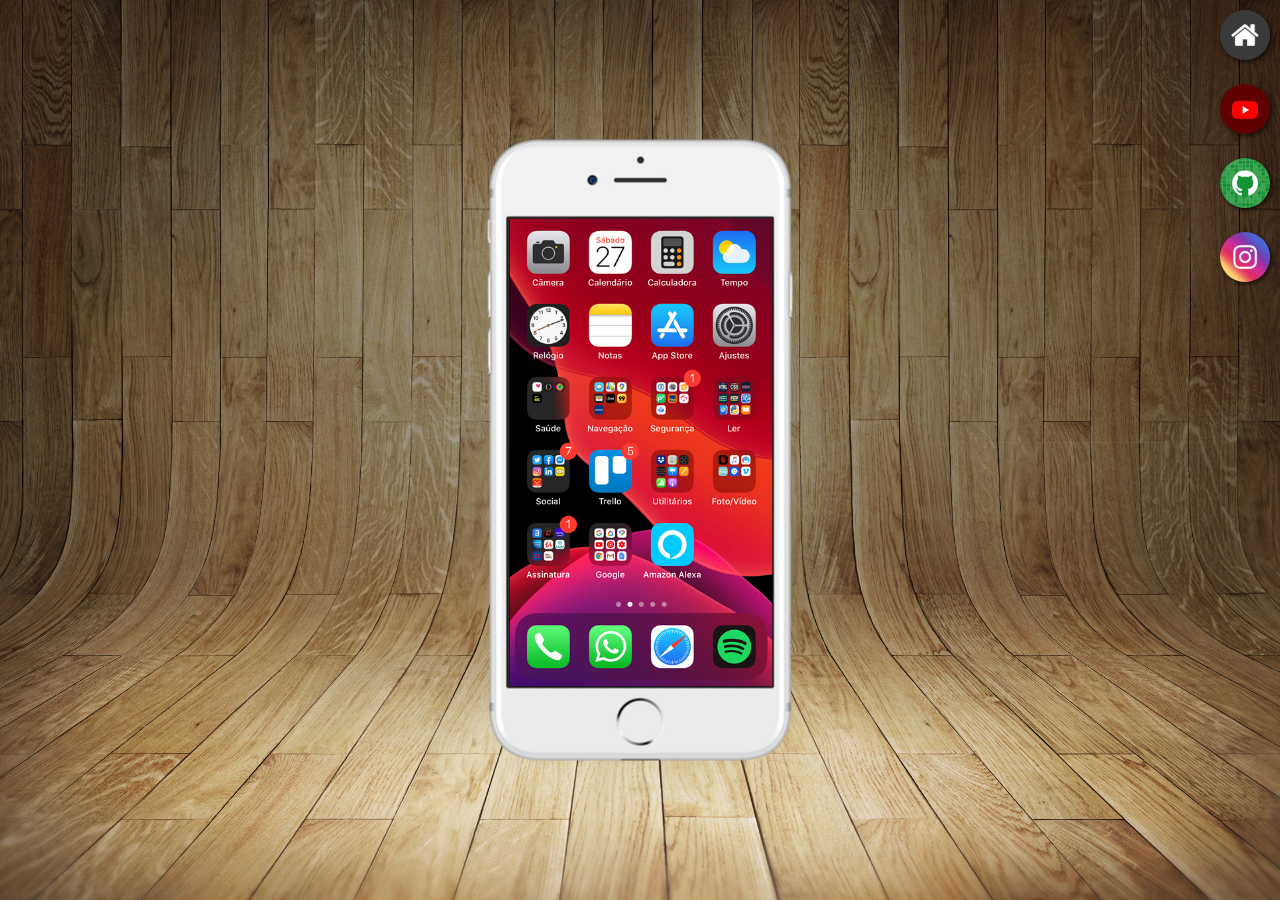
<file: index.html>
<!DOCTYPE html>
<html lang="pt-br">
<head>
    <meta charset="UTF-8">
    <meta name="viewport" content="width=device-width, initial-scale=1.0">
    <title>Projeto Redes Sociais</title>
    <link rel="shortcut icon" href="favicon.ico" type="image/x-icon">
    <link rel="stylesheet" href="estilo/style.css">
</head>
<body>
    <main>
        <section id="telefone">
            <iframe src="home.html" name="tela" id="tela" frameborder="0">
                Seu navegador não é compatível.
            </iframe>
        </section>
        <section id="redes">
            <a href="home.html" target="tela"><img src="imagens/logo-home.jpg" alt="Home"></a><br>
            <a href="youtube.html" target="tela"><img src="imagens/logo-youtube.jpg" alt="YouTube"></a><br>
            <a href="github.html" target="tela"><img src="imagens/logo-github.jpg" alt="Github"></a><br>
            <a href="instagram.html" target="tela"><img src="imagens/logo-instagram.jpg" alt="Instagram"></a>
        </section>
    </main>
</body>
</html>
</file>
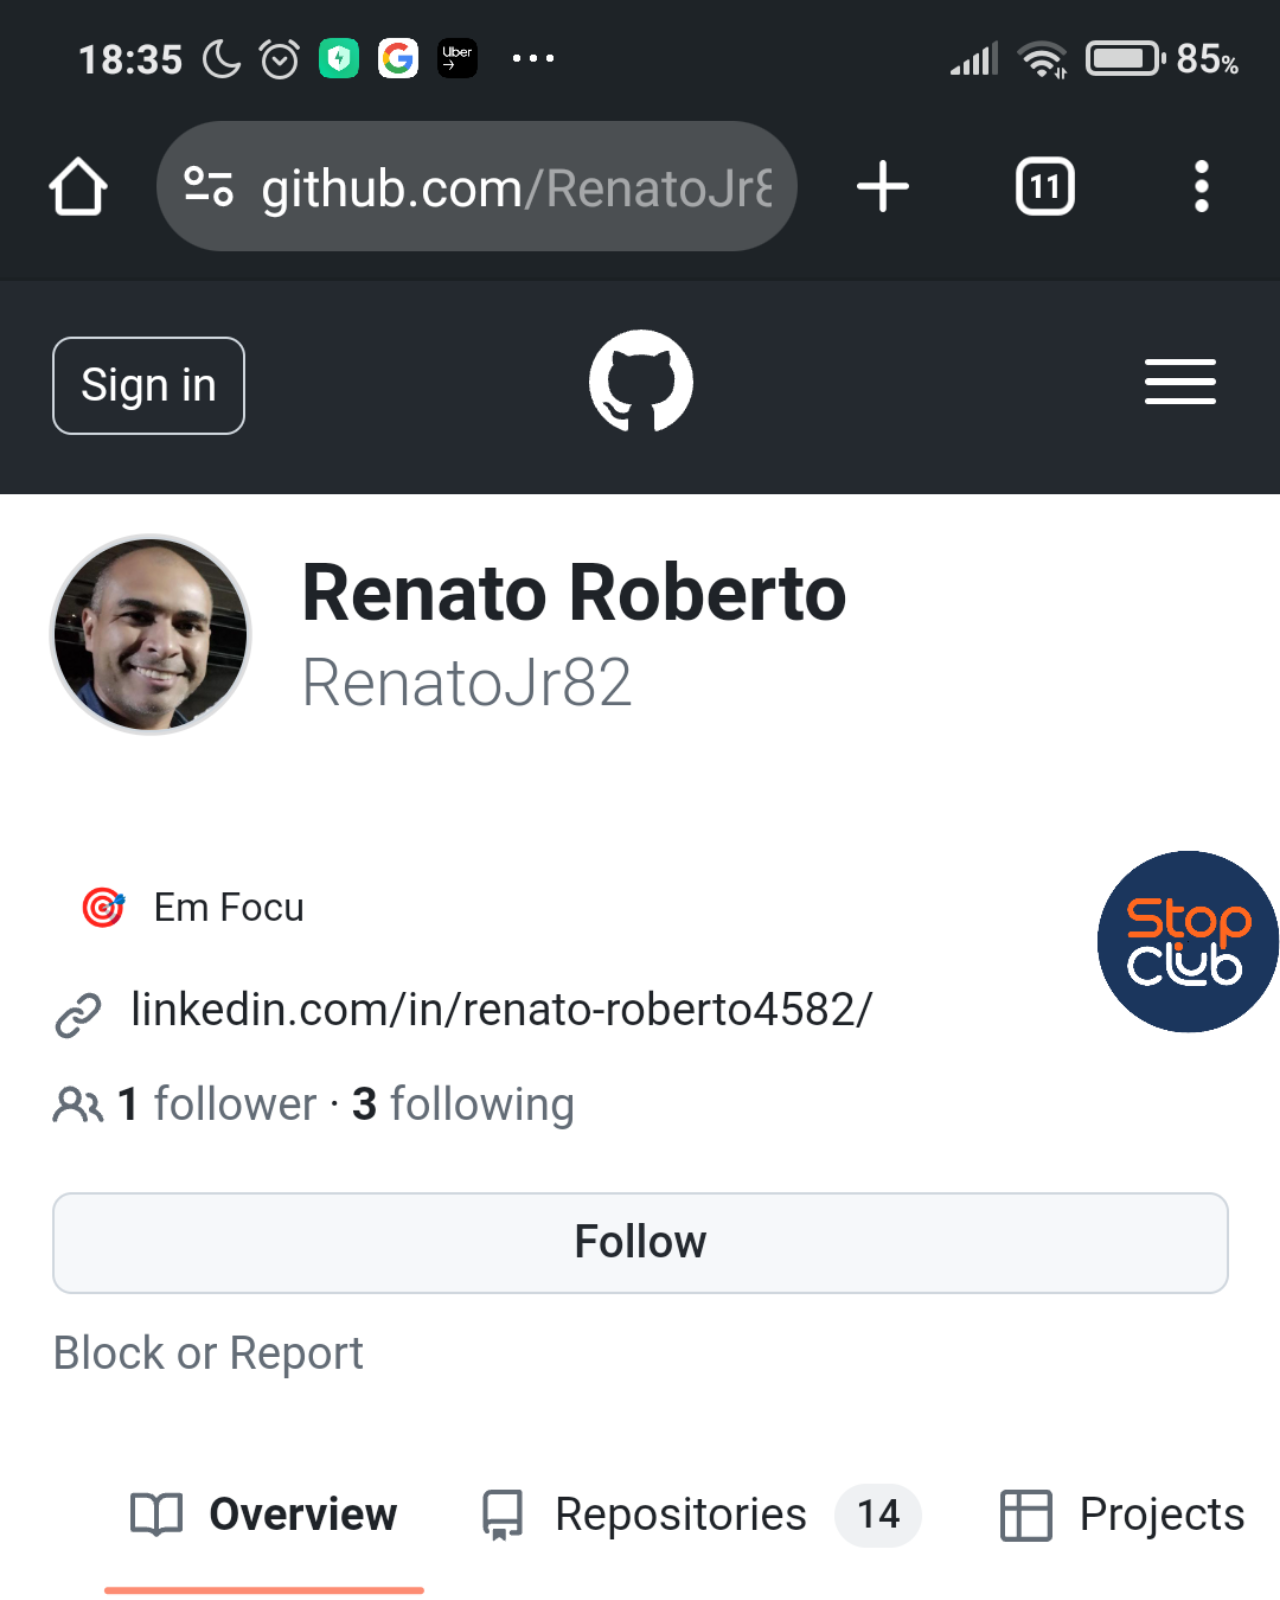
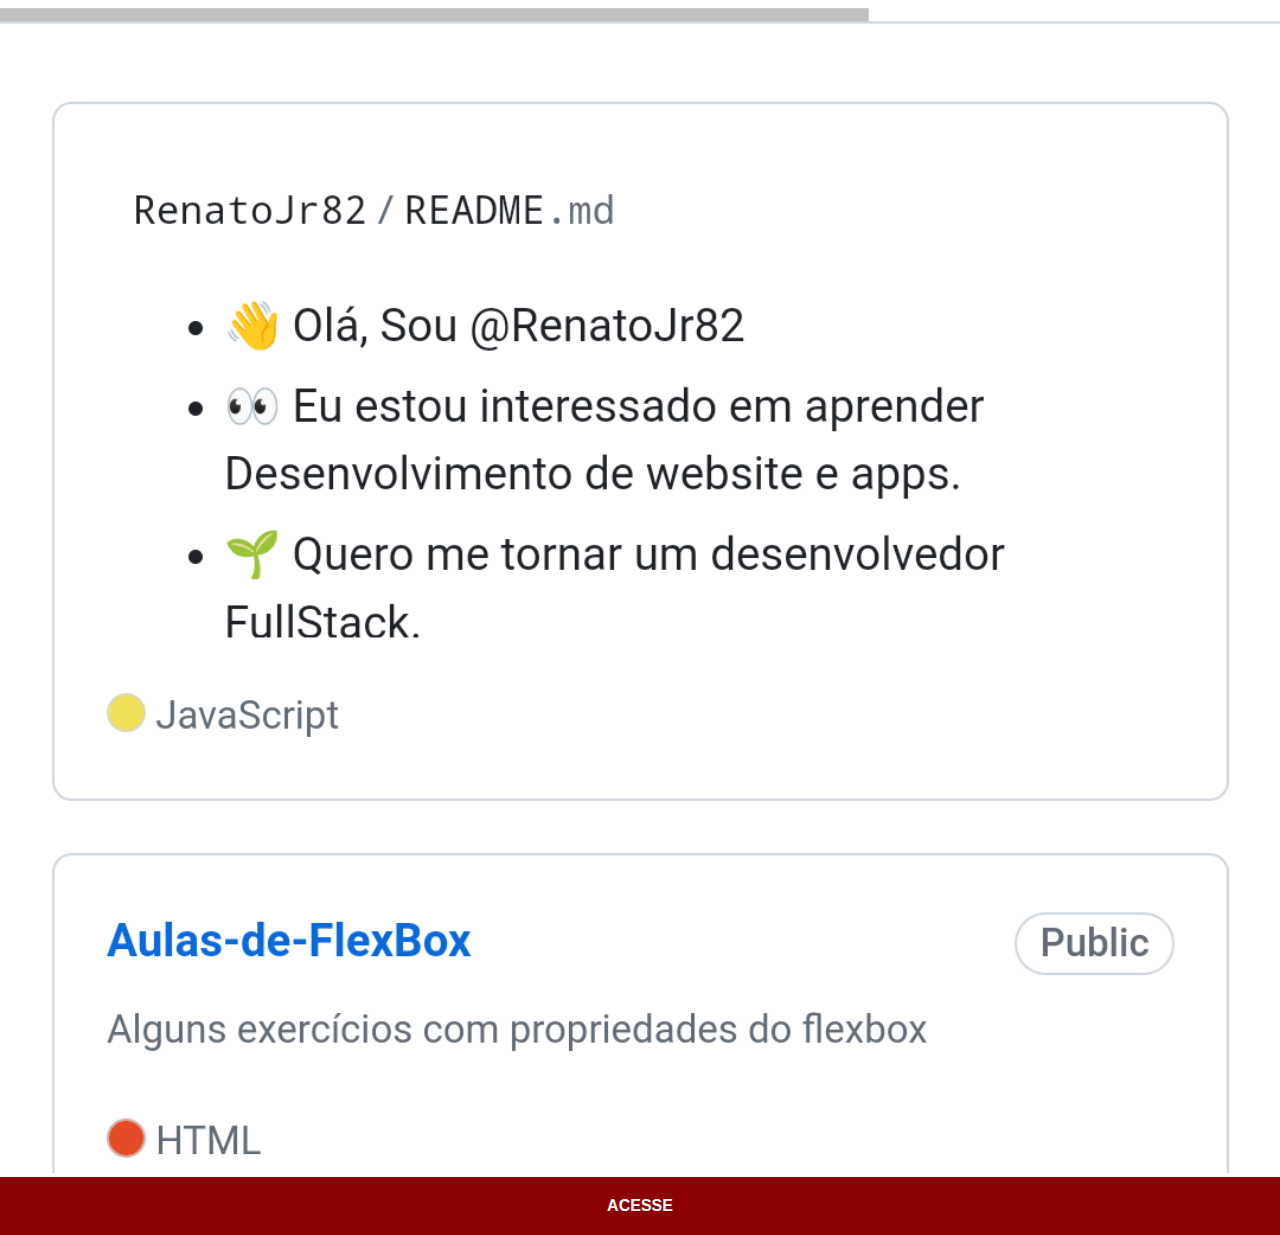
<file: github.html>
<!DOCTYPE html>
<html lang="pt-br">
<head>
    <meta charset="UTF-8">
    <meta name="viewport" content="width=device-width, initial-scale=1.0">
    <title>Github</title>
    <link rel="stylesheet" href="estilo/social.css">
</head>
<body>
    <img src="imagens/minhas-redes/github.png" alt="Github">
    <a href="https://github.com/RenatoJr82" target="_blank">ACESSE</a>
</body>
</html>
</file>
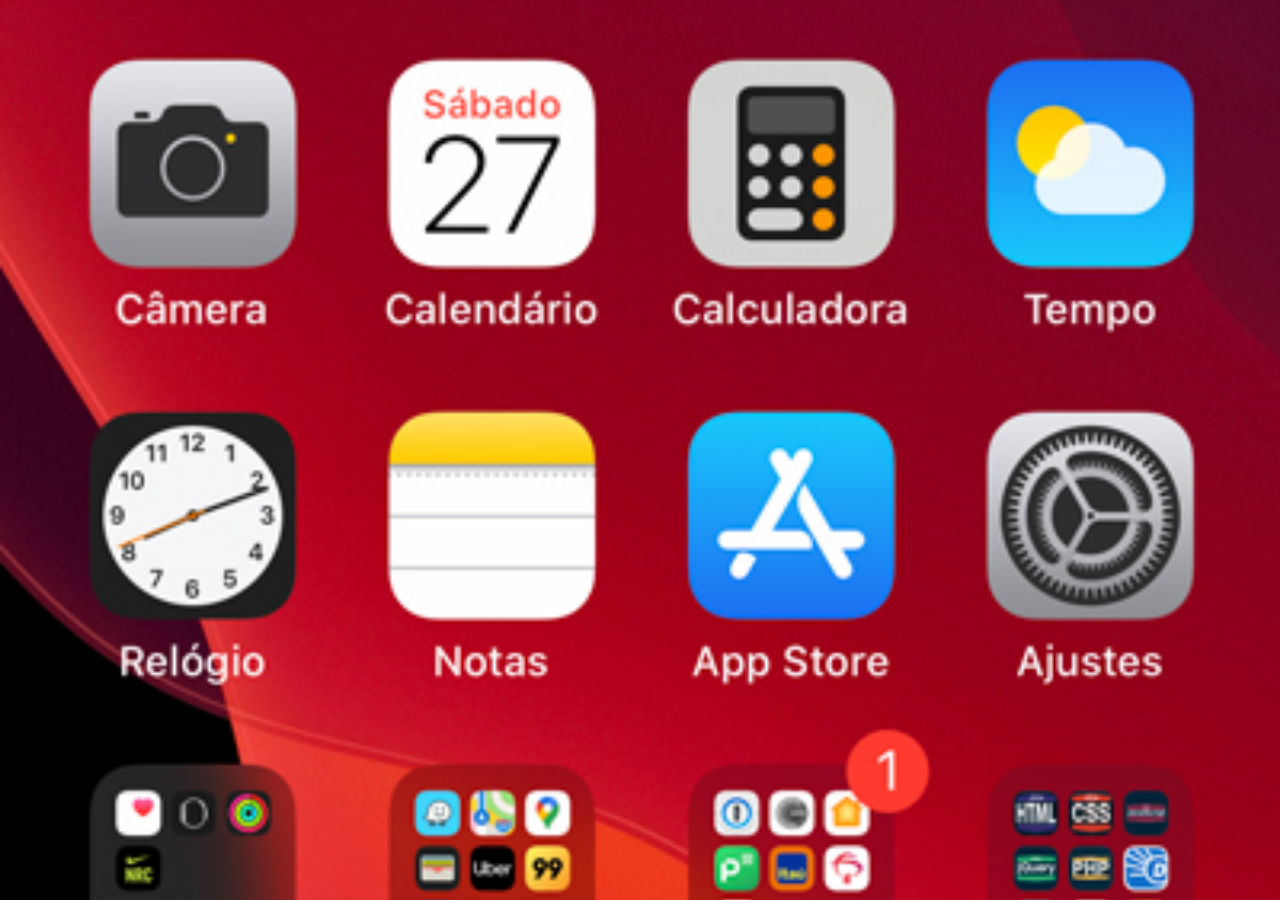
<file: home.html>
<!DOCTYPE html>
<html lang="pt-br">
<head>
    <meta charset="UTF-8">
    <meta name="viewport" content="width=device-width, initial-scale=1.0">
    <title>Home</title>
    <style>
        * {
            margin: 0px;
            padding: 0px;
        }

        body {
            width: 100vw;
            height: 100vh;
            background: black url('imagens/tela-home.jpg') no-repeat top center;
            background-size: cover;
        }
    </style>
</head>
<body>
    
</body>
</html>
</file>
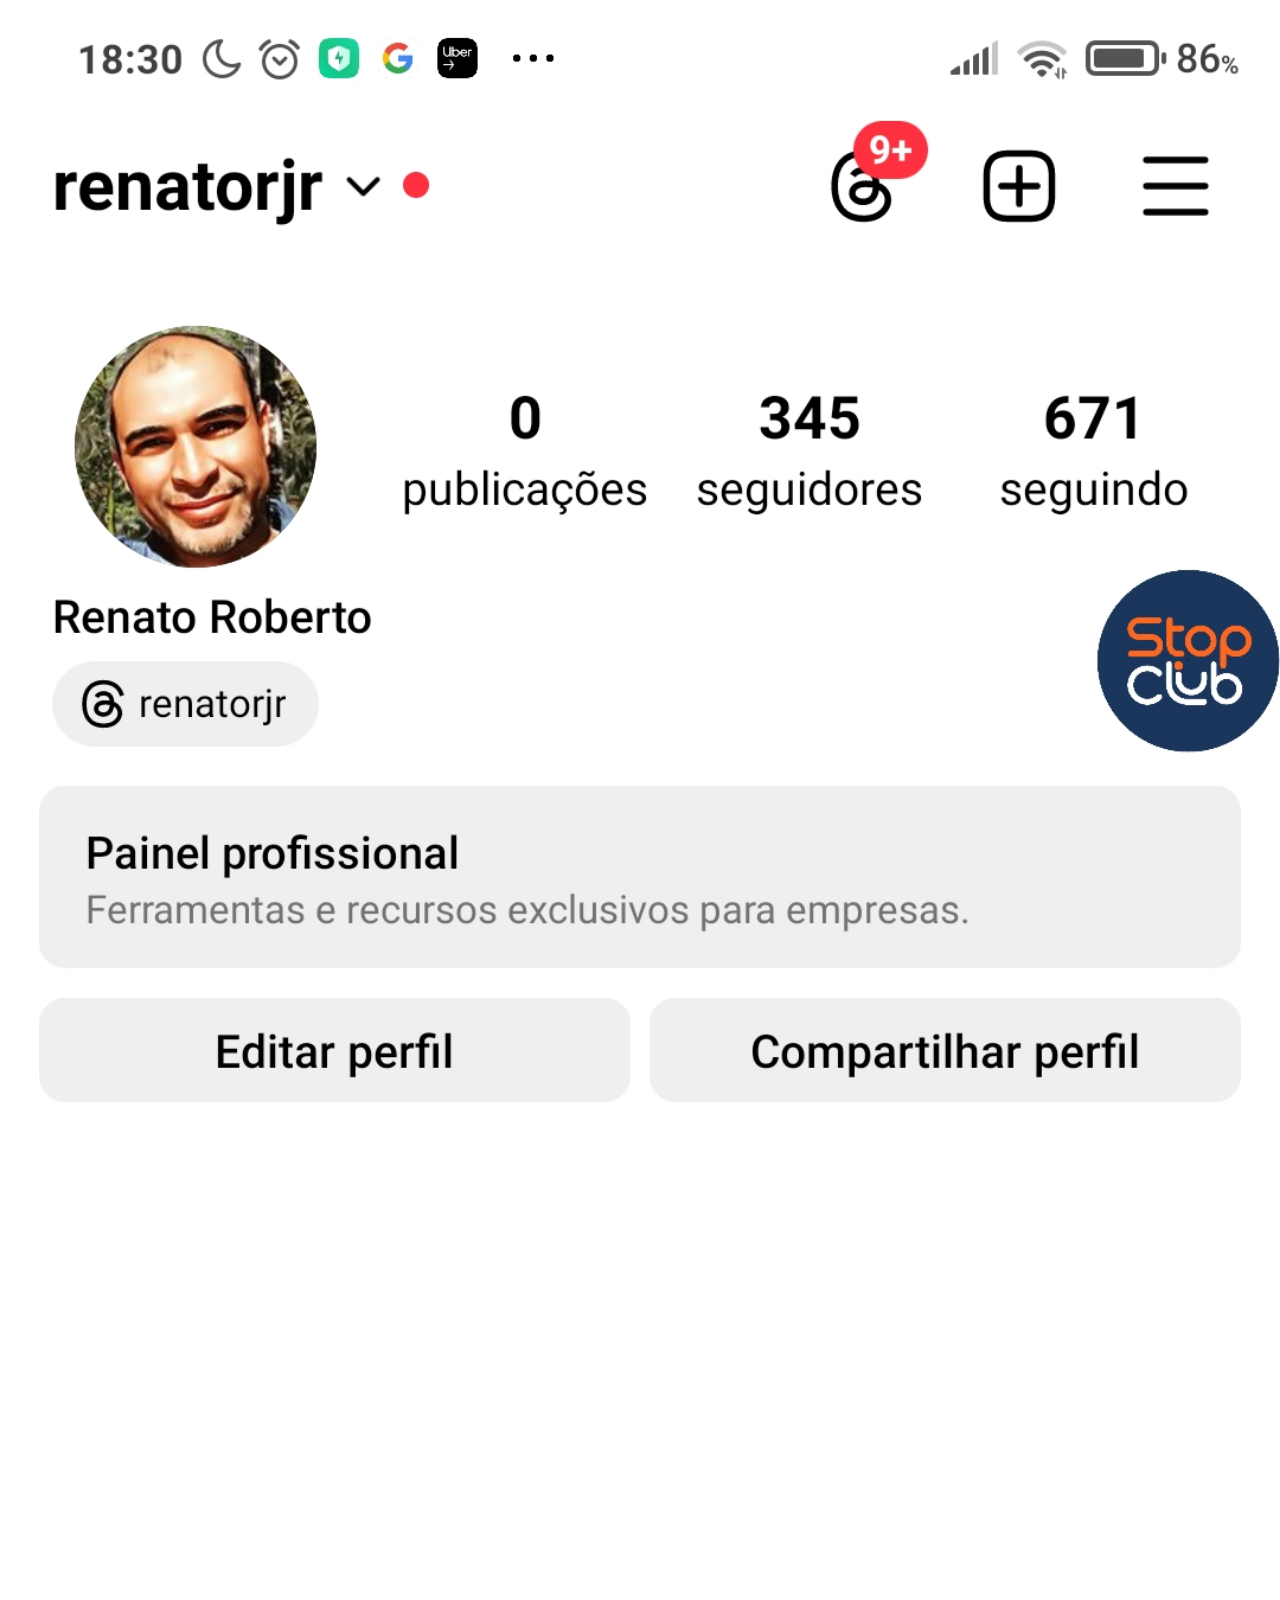
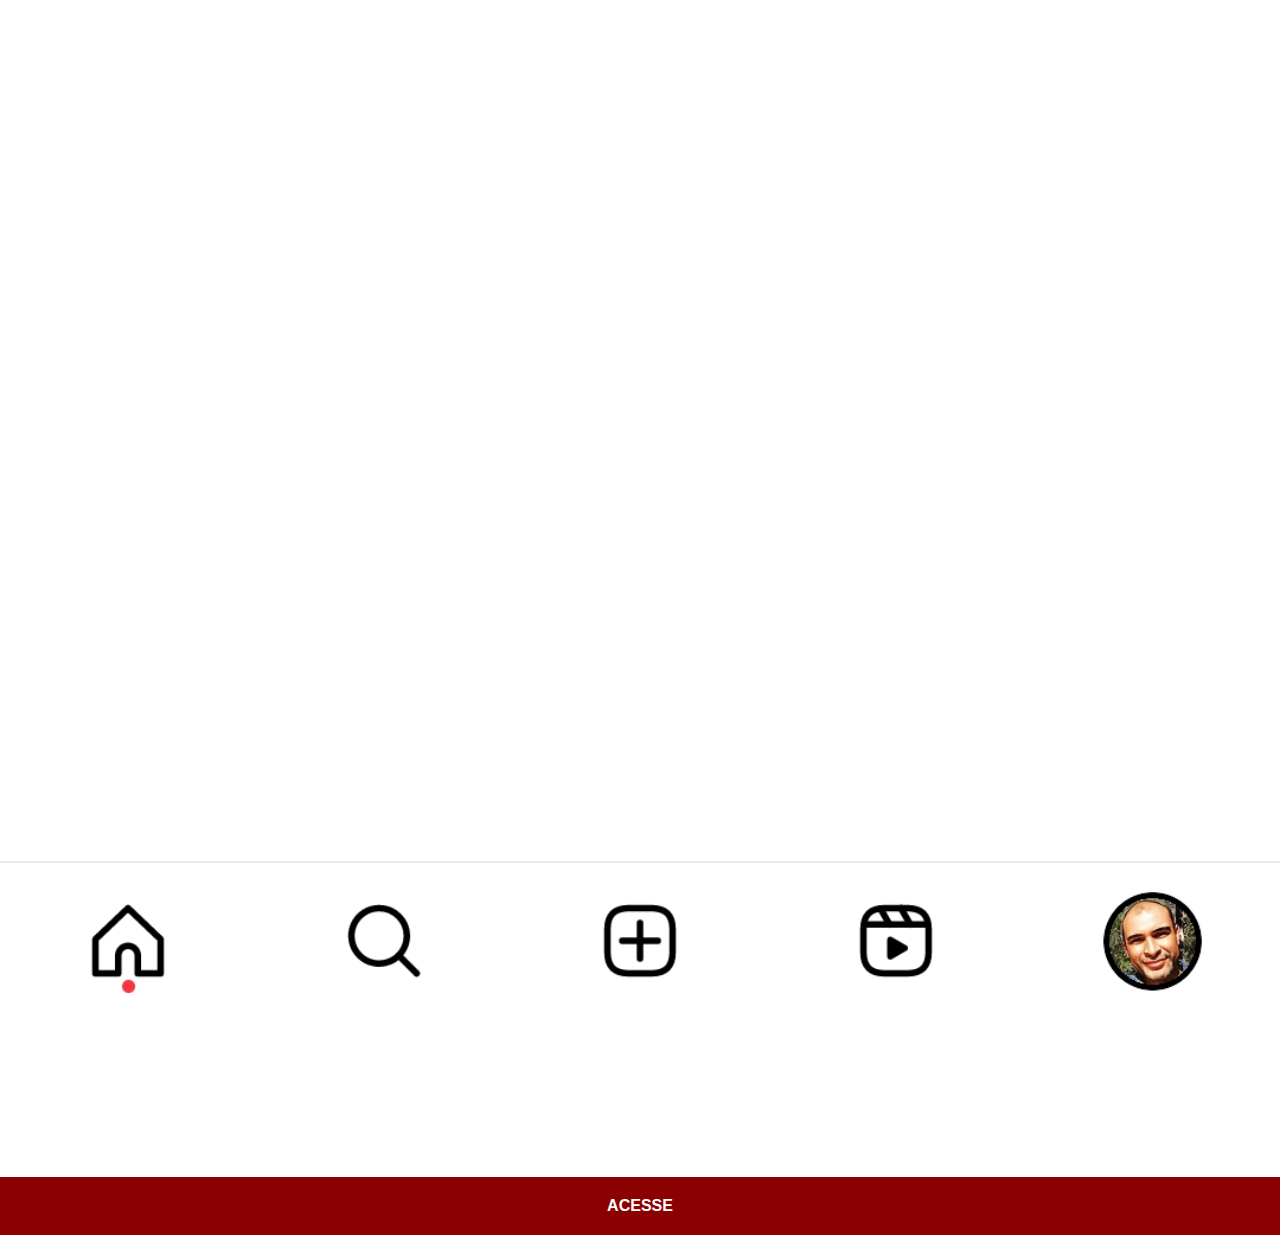
<file: instagram.html>
<!DOCTYPE html>
<html lang="pt-br">
<head>
    <meta charset="UTF-8">
    <meta name="viewport" content="width=device-width, initial-scale=1.0">
    <title>Instagram</title>
    <link rel="stylesheet" href="estilo/social.css">
</head>
<body>
    <img src="imagens/minhas-redes/instagram.jpg" alt="Instagram">
    <a href="https://www.instagram.com/renatorjr/" target="_blank">ACESSE</a>
</body>
</html>
</file>
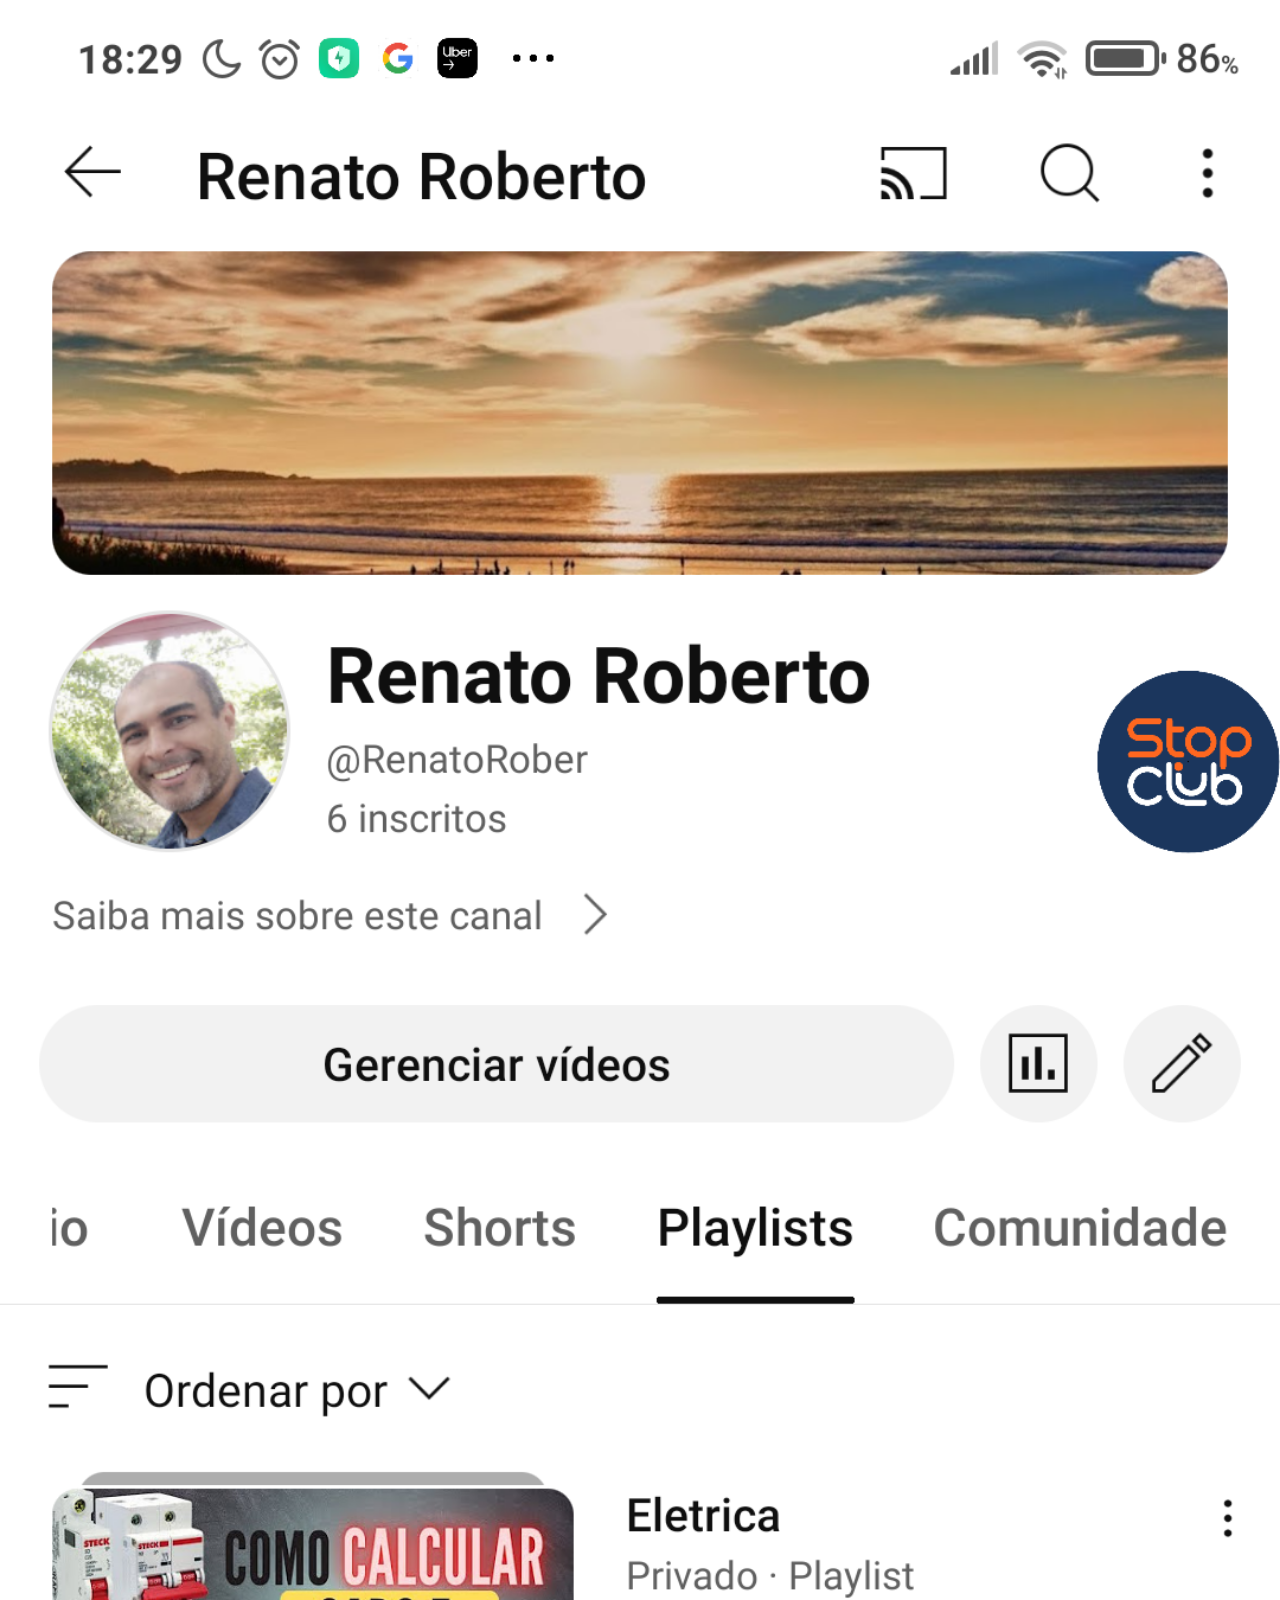
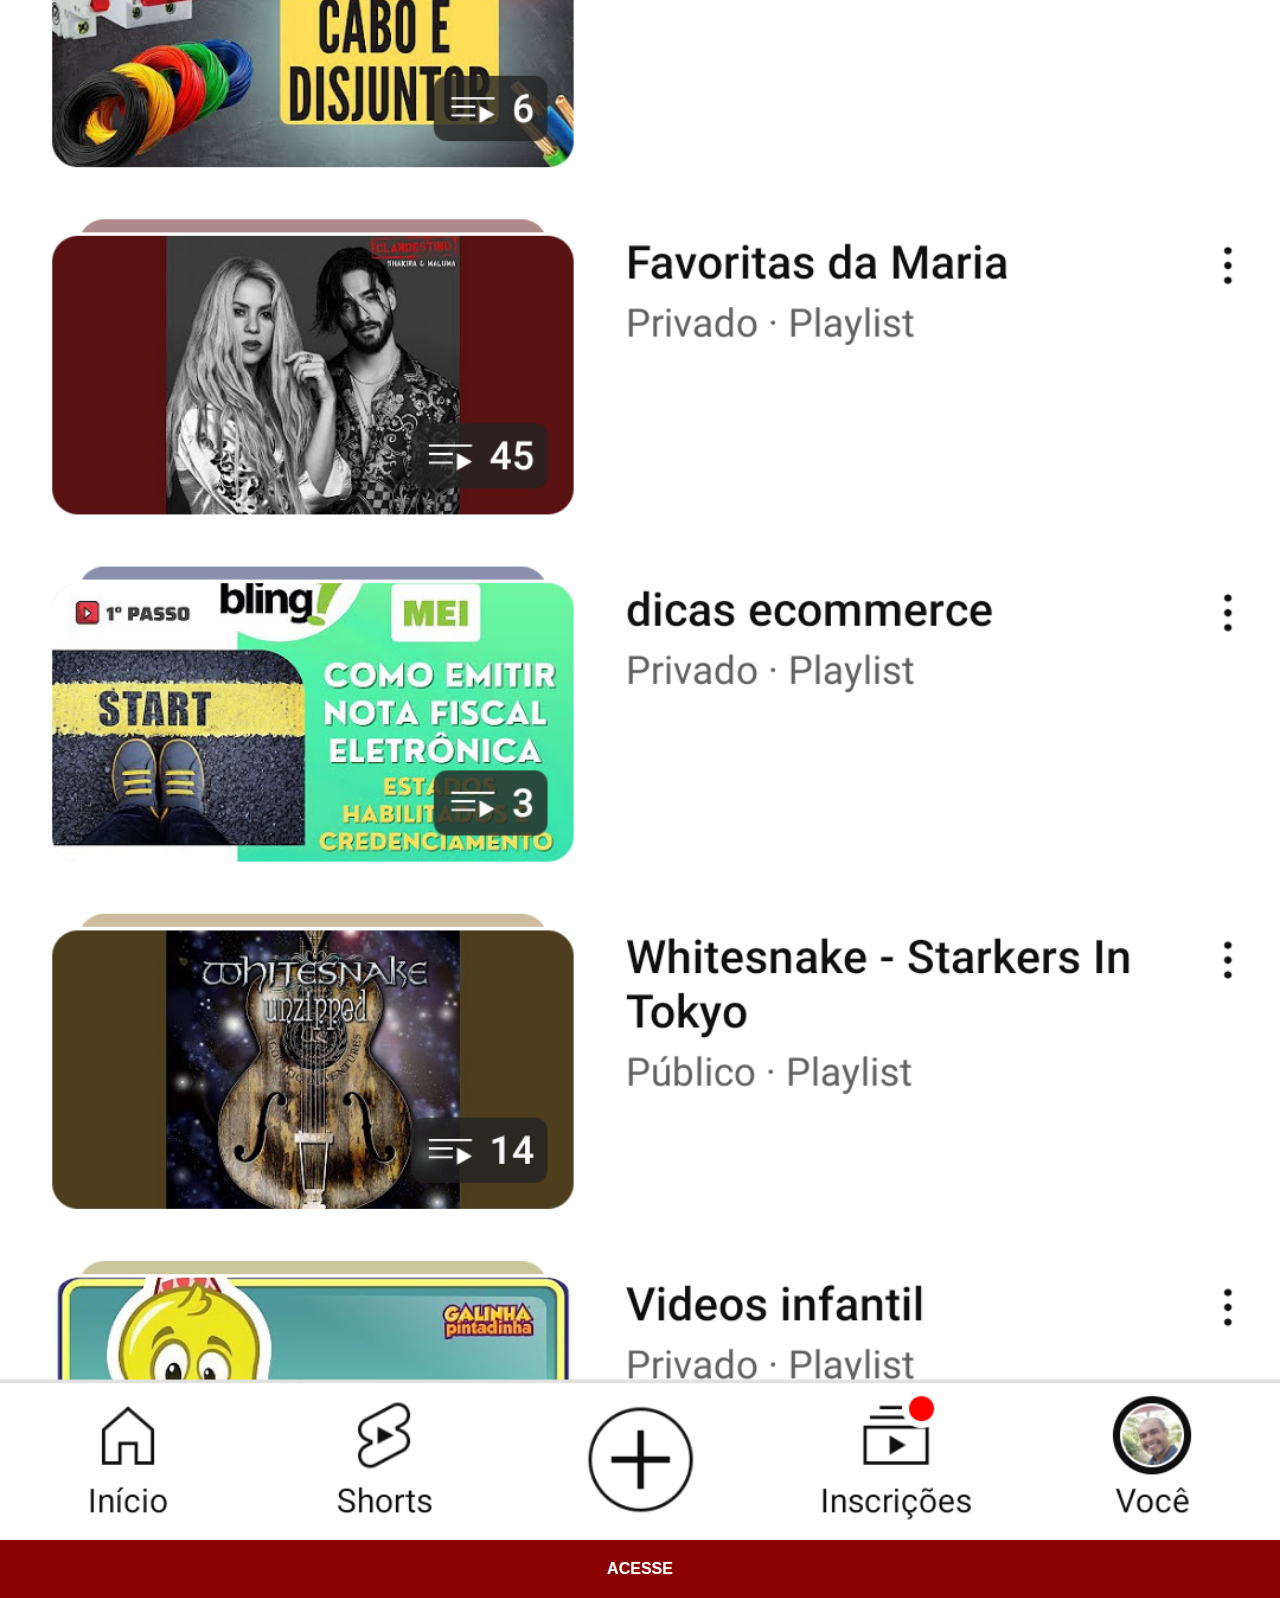
<file: youtube.html>
<!DOCTYPE html>
<html lang="pt-br">
<head>
    <meta charset="UTF-8">
    <meta name="viewport" content="width=device-width, initial-scale=1.0">
    <title>YouTube</title>
    <link rel="stylesheet" href="estilo/social.css">
</head>
<body>
    <img src="imagens/minhas-redes/youtube.png" alt="YouTube">
    <a href="https://www.youtube.com/c/CursoemV%C3%ADdeo/playlists" target="_blank">ACESSE</a>
</body>
</html>
</file>
<file: estilo/style.css>
@charset "UTF-8";

* {
    font-family: Arial, Helvetica, sans-serif;
    margin: 0px;
    padding: 0px;
}

html, body {
    width: 100vw;
    height: 100vh;
    background-color: black;
}

body {
    background: url('../imagens/fundo-madeira.jpg') no-repeat top center;
    background-size: cover;
    background-attachment: fixed;
}

main {
    height: 100vh;
    position: relative;
}

#telefone {
    position: absolute;
    top: 50%;
    left: 50%;
    transform: translate(-50%, -50%);
    width: 311px;
    height: 627px;
    background: url('../imagens/frame-iphone.png') no-repeat;
}

#tela {
    position: relative;
    width: 263px;
    height: 468px;
    top: 82px;
    left: 25px;
}

#redes {
    text-align: right;
}

#redes img {
    width: 50px;
    margin: 10px;
    border-radius: 50%;
    box-shadow: 2px 2px 5px rgba(0, 0, 0, 0.679);
    box-sizing: border-box;
}

#redes img:hover {
    border: 2px solid rgba(255, 255, 255, 0.679);
    transform: translate(-3px, -3px);
    box-shadow: 5px 5px 10px rgba(0, 0, 0, 0.679);
    transition: transform .3s, border 1s;
}
</file>
<file: estilo/social.css>
@charset "UTF-8";

* {
    font-family: Arial, Helvetica, sans-serif;
    margin: 0px;
    padding: 0px;
}

::-webkit-scrollbar {
    width: 0px;
    height: 0px;
}

img {
    width: 100vw;
}

a {
    display: block;
    background-color: darkred;
    color: white;
    padding: 20px;
    text-align: center;
    font-weight: bolder;
    text-decoration: none;
}

a:hover {
    background-color: red;
}
</file>
